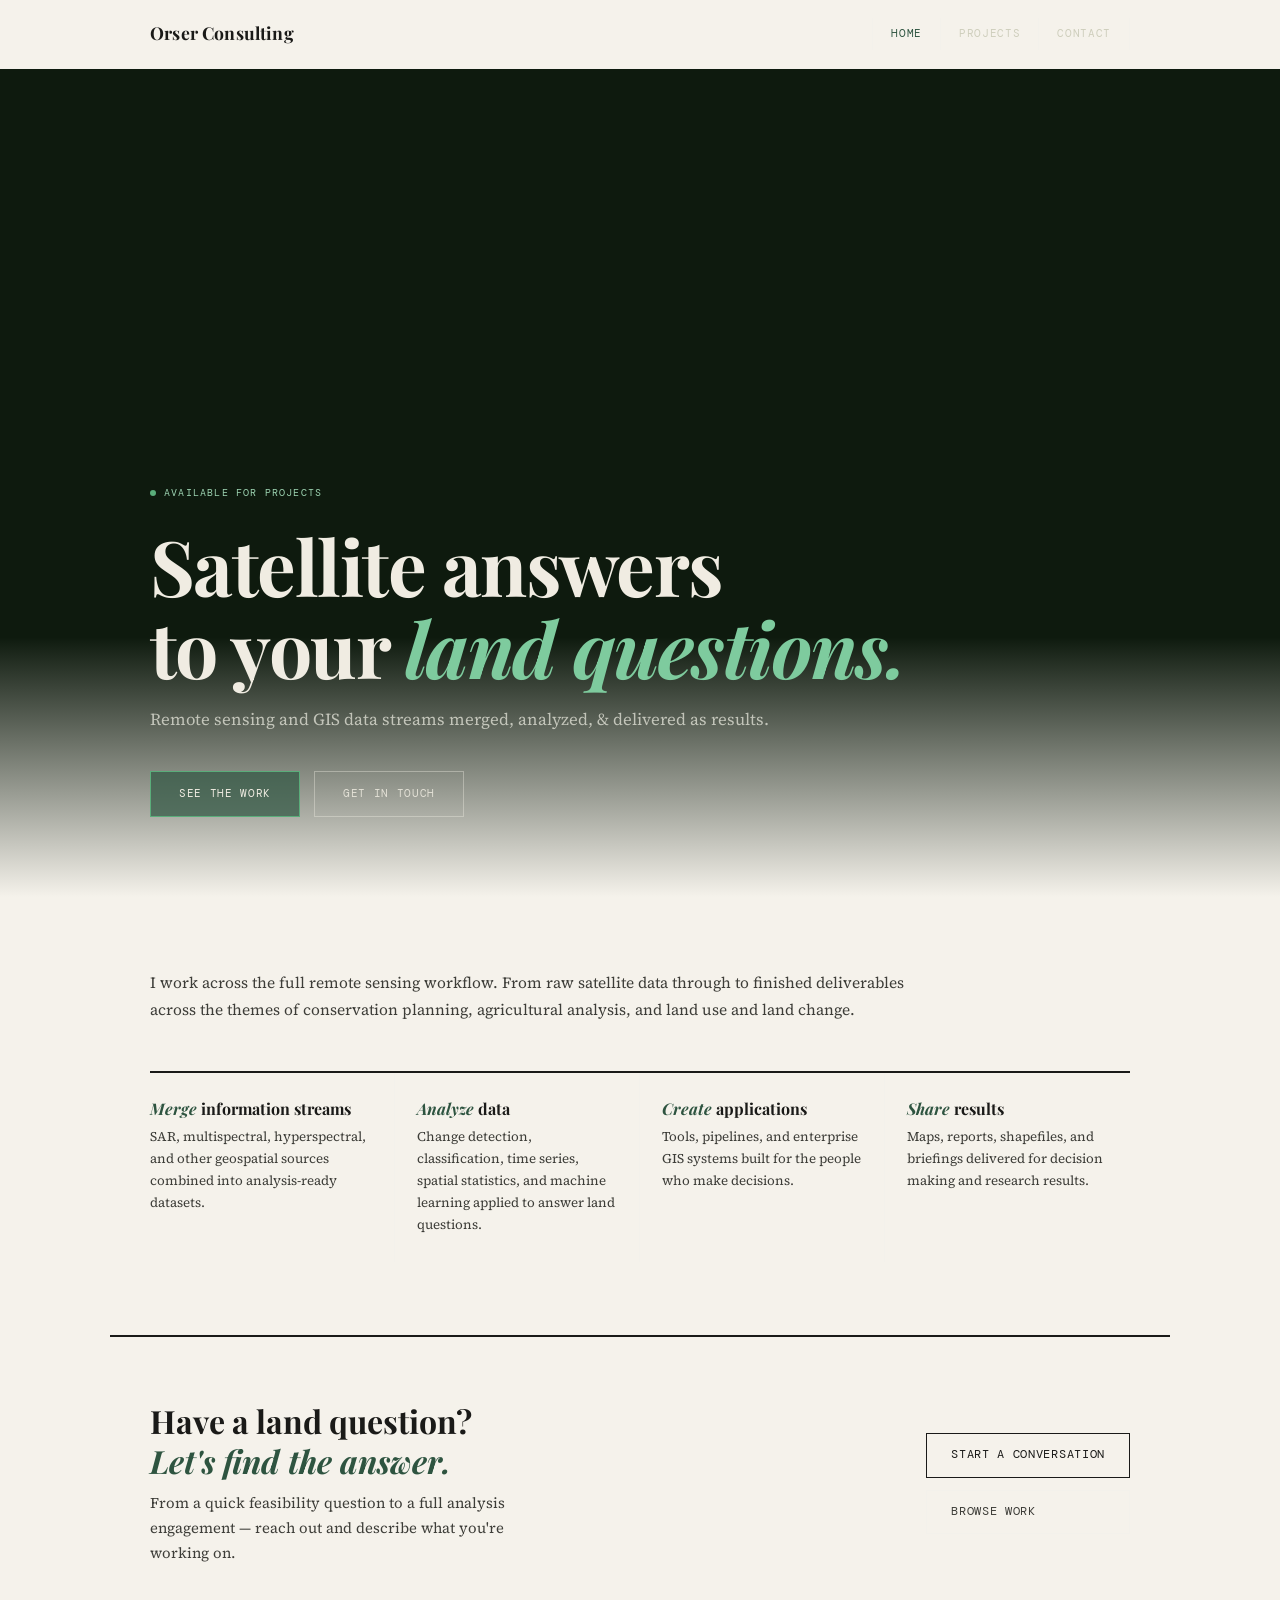
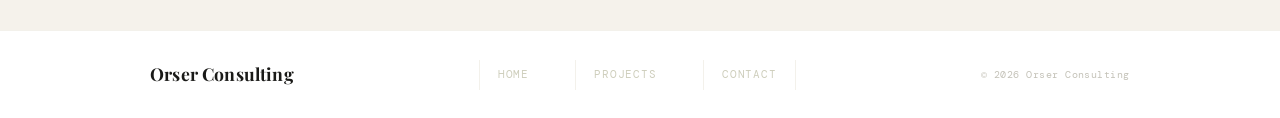
<file: index.html>
<!DOCTYPE html>
<html lang="en">
<head>
    <meta charset="UTF-8">
    <meta name="viewport" content="width=device-width, initial-scale=1.0">
    <title>Orser Consulting & Remote Sensing</title>
    <link rel="preconnect" href="https://fonts.googleapis.com">
    <link rel="preconnect" href="https://fonts.gstatic.com" crossorigin>
    <link href="https://fonts.googleapis.com/css2?family=Playfair+Display:ital,wght@0,400;0,600;0,700;1,400;1,600&family=Source+Serif+4:ital,opsz,wght@0,8..60,300;0,8..60,400;0,8..60,500;1,8..60,300;1,8..60,400&family=DM+Mono:wght@400;500&display=swap" rel="stylesheet">
    <link rel="stylesheet" href="style.css">
    <style>
    /* HERO */
    .hero-wrap {
        position: relative; min-height: 92vh;
        display: flex; flex-direction: column; justify-content: flex-end; overflow: hidden;
    }
    .hero-wrap video {
        position: absolute; inset: 0; width: 100%; height: 100%;
        object-fit: cover; filter: brightness(0.32) saturate(0.6); z-index: 0;
    }
    .hero-fallback { position: absolute; inset: 0; background: #0e1a0e; z-index: 0; }
    .hero-wrap::after {
        content: ''; position: absolute; bottom: 0; left: 0; right: 0;
        height: 260px; background: linear-gradient(to bottom, transparent, var(--paper));
        z-index: 1; pointer-events: none;
    }
    .hero-content {
        position: relative; z-index: 2;
        max-width: var(--col-wide); margin: 0 auto; width: 100%;
        padding: 0 40px 80px;
    }
    .hero-avail {
        display: inline-flex; align-items: center; gap: 8px;
        font-family: var(--mono); font-size: 0.62rem; letter-spacing: 0.12em;
        text-transform: uppercase; color: #9dd4b2; margin-bottom: 24px;
    }
    .hero-dot { width: 6px; height: 6px; border-radius: 50%; background: #5aad7a; animation: blink 2s ease-in-out infinite; }
    @keyframes blink { 0%,100%{opacity:1} 50%{opacity:0.3} }
    .hero-h1 {
        font-family: var(--serif); font-size: clamp(3rem, 6vw, 5rem);
        font-weight: 700; line-height: 1.06; letter-spacing: -0.02em;
        color: #f0ece2; max-width: 780px; margin-bottom: 18px;
    }
    .hero-h1 em { font-style: italic; color: #7ecb9e; }
    .hero-p {
        font-size: 1.05rem; color: rgba(235, 235, 224, 0.72);
        max-width: 780px; line-height: 1.72; margin-bottom: 36px;
    }
    .hero-btns { display: flex; gap: 14px; flex-wrap: wrap; }
    .btn-solid {
        font-family: var(--mono); font-size: 0.7rem; letter-spacing: 0.06em;
        text-transform: uppercase; text-decoration: none; padding: 12px 28px;
        border: 1.5px solid #5aad7a; color: #f0ece2; background: rgba(46,84,64,0.7);
        transition: all 0.18s; display: inline-block;
    }
    .btn-solid:hover { background: var(--accent); border-color: var(--accent); }
    .btn-outline {
        font-family: var(--mono); font-size: 0.7rem; letter-spacing: 0.06em;
        text-transform: uppercase; text-decoration: none; padding: 12px 28px;
        border: 1.5px solid rgba(240,236,226,0.38); color: rgba(240,236,226,0.85);
        background: none; transition: all 0.18s; display: inline-block;
    }
    .btn-outline:hover { border-color: #f0ece2; color: #f0ece2; }

    /* WORKFLOW */
    .wf-band { max-width: var(--col-wide); margin: 0 auto; padding: 72px 40px; border-bottom: 1px solid var(--rule); }
    .wf-band > p { font-size: 0.97rem; color: var(--ink-mid); line-height: 1.75; max-width: 780px; margin-bottom: 48px; }
    .wf-grid {
        display: grid; grid-template-columns: repeat(4, 1fr);
        border-top: 2px solid var(--ink);
    }
    .wf-cell { padding: 26px 22px 26px 0; border-right: 1px solid var(--rule); }
    .wf-cell:first-child { padding-left: 0; }
    .wf-cell:last-child { border-right: none; padding-right: 0; padding-left: 22px; }
    .wf-cell:not(:first-child):not(:last-child) { padding-left: 22px; }
    .wf-n { font-family: var(--mono); font-size: 0.57rem; color: var(--ink-faint); letter-spacing: 0.12em; display: block; margin-bottom: 12px; }
    .wf-cell h3 { font-family: var(--serif); font-size: 1rem; font-weight: 700; color: var(--ink); margin-bottom: 8px; line-height: 1.2; }
    .wf-cell h3 em { font-style: italic; color: var(--accent); }
    .wf-cell p { font-size: 0.83rem; color: var(--ink-mid); line-height: 1.65; margin: 0; }

    /* TOOLS STRIP */
    .tools-strip { background: var(--ink); }
    .tools-inner { max-width: var(--col-wide); margin: 0 auto; padding: 28px 40px; display: flex; gap: 0; align-items: center; flex-wrap: wrap; }
    .tools-lbl { font-family: var(--mono); font-size: 0.56rem; letter-spacing: 0.13em; text-transform: uppercase; color: rgba(240,236,226,0.35); margin-right: 24px; flex-shrink: 0; }
    .tool-pill { font-family: var(--mono); font-size: 0.66rem; color: rgba(240,236,226,0.62); letter-spacing: 0.05em; padding: 5px 18px; border-left: 1px solid rgba(240,236,226,0.1); transition: color 0.15s; }
    .tool-pill:first-of-type { border-left: none; padding-left: 0; }
    .tool-pill:hover { color: #7ecb9e; }

    /* CTA */
    .cta-band { max-width: var(--col-wide); margin: 0 auto; padding: 80px 40px; display: grid; grid-template-columns: 1fr auto; gap: 40px; align-items: center; }
    .cta-band h2 { font-family: var(--serif); font-size: clamp(1.8rem, 2.8vw, 2.6rem); font-weight: 700; line-height: 1.15; letter-spacing: -0.015em; }
    .cta-band h2 em { font-style: italic; color: var(--accent); }
    .cta-band p { font-size: 0.93rem; color: var(--ink-mid); line-height: 1.7; margin-top: 10px; max-width: 400px; }
    .cta-btns { display: flex; flex-direction: column; gap: 12px; }

    @media (max-width: 900px) {
        .wf-grid { grid-template-columns: 1fr 1fr; }
        .wf-cell { border-right: none; border-bottom: 1px solid var(--rule); padding: 22px 0; }
        .wf-cell:nth-child(odd) { padding-right: 20px; border-right: 1px solid var(--rule); }
        .wf-cell:last-child { border-bottom: none; }
        .cta-band { grid-template-columns: 1fr; }
        .cta-btns { flex-direction: row; }
    }
    @media (max-width: 600px) {
        .hero-content { padding: 0 20px 60px; }
        .hero-h1 { font-size: 2.4rem; }
        .wf-band, .work-inner, .cta-band { padding-left: 20px; padding-right: 20px; }
        .tools-inner { padding: 20px; }
        .tool-pill { font-size: 0.58rem; padding: 4px 10px; }
        .work-theme { display: none; }
        .wf-grid { grid-template-columns: 1fr; }
        .wf-cell { border-right: none !important; padding-right: 0 !important; }
    }
    </style>
</head>
<body>
<header>
    <div class="header-top">
        <a href="index.html" class="logo">Orser Consulting</a>
        <nav>
            <a href="index.html" class="active">Home</a>
            <a href="projects.html">Projects</a>
            <a href="about.html">Contact</a>
        </nav>
    </div>
</header>
<main>

    <div class="hero-wrap">
        <div class="hero-fallback"></div>
        <video autoplay muted loop playsinline>
            <source src="hero.mp4" type="video/mp4">
        </video>
        <div class="hero-content">
            <div class="hero-avail"><span class="hero-dot"></span>Available for projects</div>
            <h1 class="hero-h1">Satellite answers<br>to your <em>land questions.</em></h1>
            <p class="hero-p">Remote sensing and GIS data streams merged, analyzed, & delivered as results.</p>
            <div class="hero-btns">
                <a href="projects.html" class="btn-solid">See the work</a>
                <a href="about.html" class="btn-outline">Get in touch</a>
            </div>
        </div>
    </div>

    <div class="wf-band">
        <p>I work across the full remote sensing workflow. 
             From raw satellite data through to finished deliverables across the themes of conservation planning, agricultural analysis, and land use and land change.</p>
        <div class="wf-grid">
            <div class="wf-cell">
                <h3><em>Merge</em> information streams</h3>
                <p>SAR, multispectral, hyperspectral, and other geospatial sources combined into analysis-ready datasets.</p>
            </div>
            <div class="wf-cell">
                <h3><em>Analyze</em> data</h3>
                <p>Change detection, classification, time series, spatial statistics, and machine learning applied to answer land questions.</p>
            </div>
            <div class="wf-cell">
                <h3><em>Create</em> applications</h3>
                <p>Tools, pipelines, and enterprise GIS systems built for the people who make decisions.</p>
            </div>
            <div class="wf-cell">
                <h3><em>Share</em> results</h3>
                <p>Maps, reports, shapefiles, and briefings delivered for decision making and research results.</p>
            </div>
        </div>
    </div>





    <!-- CTA -->
    <div class="cta-strip">
        <div>
            <h2>Have a land question?<br><em>Let's find the answer.</em></h2>
            <p style="font-size:0.93rem; color:var(--ink-mid); line-height:1.7; margin-top:10px; max-width:400px;">From a quick feasibility question to a full analysis engagement — reach out and describe what you're working on.</p>
        </div>
        <div class="cta-btns">
            <a href="about.html" class="btn btn-primary">Start a conversation</a>
            <a href="projects.html" class="btn btn-ghost">Browse work</a>
        </div>
    </div>

</main>
<footer>
    <div class="footer-inner">
        <a href="index.html" class="logo">Orser Consulting</a>
        <nav class="footer-nav">
            <a href="index.html">Home</a>
            <a href="projects.html">Projects</a>
            <a href="about.html">Contact</a>
        </nav>
        <span class="footer-copy">&copy; 2026 Orser Consulting</span>
    </div>
</footer>
</body>
</html>
</file>
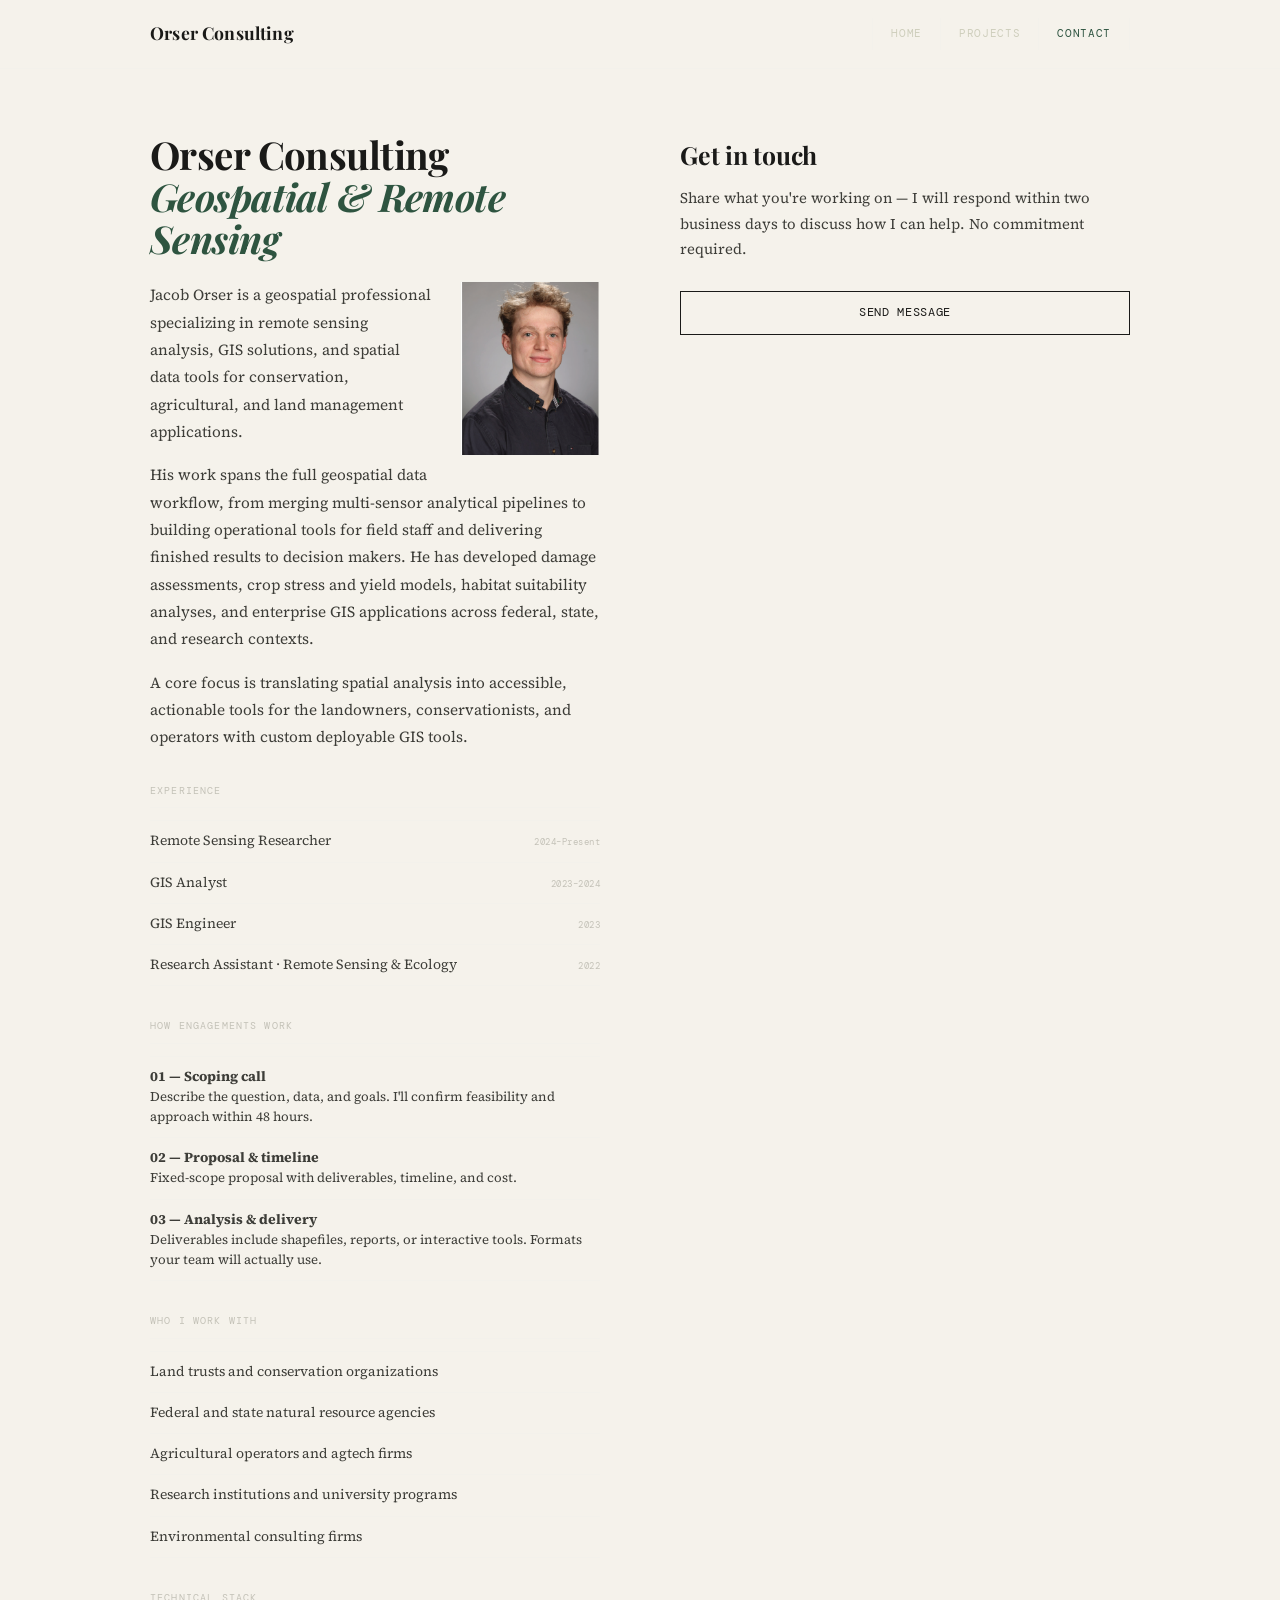
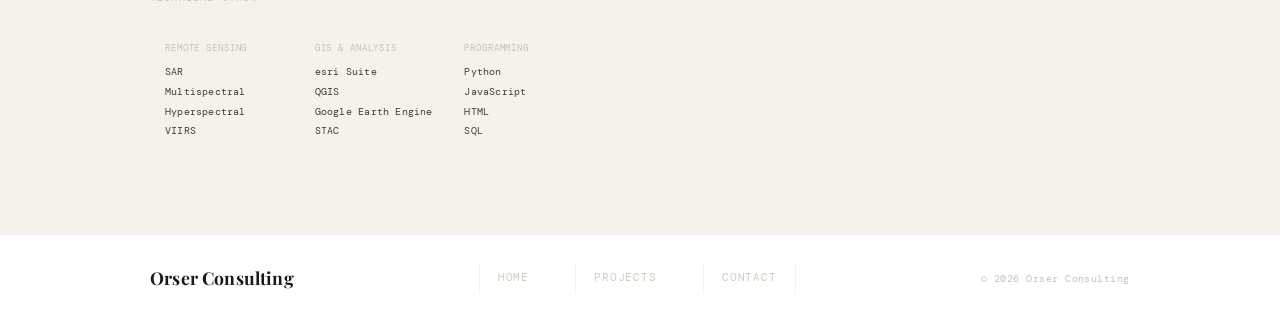
<file: about.html>
<!DOCTYPE html>
<html lang="en">
<head>
    <meta charset="UTF-8">
    <meta name="viewport" content="width=device-width, initial-scale=1.0">
    <title>About — Orser Consulting</title>
    <link rel="preconnect" href="https://fonts.googleapis.com">
    <link rel="preconnect" href="https://fonts.gstatic.com" crossorigin>
    <link href="https://fonts.googleapis.com/css2?family=Playfair+Display:ital,wght@0,400;0,600;0,700;1,400;1,600&family=Source+Serif+4:ital,opsz,wght@0,8..60,300;0,8..60,400;0,8..60,500;1,8..60,300;1,8..60,400&family=DM+Mono:wght@400;500&display=swap" rel="stylesheet">
    <link rel="stylesheet" href="style.css">
    <style>
    .about-wrap {
        max-width: var(--col-wide); margin: 0 auto;
        padding: 64px 40px 80px;
        display: grid; grid-template-columns: 1fr 1fr;
        gap: 80px; align-items: start;
    }
    .about-bio h1 {
        font-family: var(--serif); font-size: clamp(2rem, 3vw, 2.8rem);
        font-weight: 700; line-height: 1.1; letter-spacing: -0.015em; margin-bottom: 22px;
    }
    .about-bio h1 em { font-style: italic; color: var(--accent); }
    .about-bio p {
        font-size: 0.96rem; color: var(--ink-mid); line-height: 1.78;
        margin-bottom: 16px; max-width: 460px;
    }
    .bio-section-label {
        font-family: var(--mono); font-size: 0.6rem; letter-spacing: 0.12em;
        text-transform: uppercase; color: var(--ink-faint);
        display: block; margin: 32px 0 12px;
        padding-bottom: 8px; border-bottom: 1px solid var(--rule);
    }
    .bg-list { list-style: none; padding: 0; }
    .bg-list li {
        font-size: 0.87rem; color: var(--ink-mid); line-height: 1.45;
        padding: 10px 0; border-bottom: 1px solid var(--rule);
        display: flex; justify-content: space-between; align-items: baseline; gap: 16px;
    }
    .bg-list li:first-child { border-top: 1px solid var(--rule); }
    .bg-year {
        font-family: var(--mono); font-size: 0.59rem;
        color: var(--ink-faint); letter-spacing: 0.05em; flex-shrink: 0;
    }
    .tools-grid {
        display: grid; grid-template-columns: 1fr 1fr 1fr; gap: 1px;
        background: var(--rule); border: 1px solid var(--rule); margin-top: 4px;
    }
    .tool-cell { background: var(--paper); padding: 12px 14px; }
    .tool-cell-label {
        font-family: var(--mono); font-size: 0.55rem; color: var(--ink-faint);
        letter-spacing: 0.1em; text-transform: uppercase; display: block; margin-bottom: 6px;
    }
    .tool-cell-items {
        font-family: var(--mono); font-size: 0.65rem; color: var(--ink-mid);
        line-height: 1.9; letter-spacing: 0.02em;
    }

    /* photo */
    .headshot-inline {
        width: 140px; aspect-ratio: 4/5;
        border: 1px solid var(--rule);
        overflow: hidden; float: right;
        margin: 0 0 20px 28px;
    }
    .headshot-inline img { width: 100%; height: 100%; object-fit: cover; display: block; }

    .about-contact { position: sticky; top: 88px; }
    .about-contact h2 {
        font-family: var(--serif); font-size: 1.55rem; font-weight: 700;
        letter-spacing: -0.01em; margin-bottom: 10px;
    }
    .about-contact > p {
        font-size: 0.93rem; color: var(--ink-mid); line-height: 1.72; margin-bottom: 28px;
    }
    .form-group { margin-bottom: 17px; }
    .form-group label {
        display: block; font-family: var(--mono); font-size: 0.59rem;
        letter-spacing: 0.1em; text-transform: uppercase;
        color: var(--ink-light); margin-bottom: 6px;
    }
    .form-group input, .form-group textarea {
        width: 100%; padding: 10px 13px;
        background: var(--white); border: 1px solid var(--rule);
        font-family: var(--body); font-size: 0.92rem; color: var(--ink);
        transition: border-color 0.15s; -webkit-appearance: none; border-radius: 0;
    }
    .form-group input:focus, .form-group textarea:focus { outline: none; border-color: var(--ink); }
    .form-row { display: grid; grid-template-columns: 1fr 1fr; gap: 14px; }
    .form-note {
        font-family: var(--mono); font-size: 0.59rem; color: var(--ink-faint);
        line-height: 1.6; margin-top: 12px;
    }
    @media (max-width: 860px) {
        .about-wrap { grid-template-columns: 1fr; gap: 48px; }
        .about-contact { position: static; }
        .headshot-inline { width: 110px; }
    }
    @media (max-width: 600px) {
        .about-wrap { padding: 40px 20px 60px; }
        .form-row { grid-template-columns: 1fr; }
        .tools-grid { grid-template-columns: 1fr; }
        .headshot-inline { float: none; margin: 0 0 20px 0; width: 120px; }
    }
    </style>
</head>
<body>

<header>
    <div class="header-top">
        <a href="index.html" class="logo">Orser Consulting</a>
        <nav>
            <a href="index.html">Home</a>
            <a href="projects.html">Projects</a>
            <a href="about.html" class="active">Contact</a>
        </nav>
    </div>
</header>

<main>
    <div class="about-wrap">

        <div class="about-bio">

            <h1>Orser Consulting <br><em>Geospatial & Remote Sensing</em></h1>

            <div class="headshot-inline">
            <img src="JORSER.svg" alt="Jacob Orser">
            </div>

            <p>Jacob Orser is a geospatial professional specializing in remote sensing analysis, GIS solutions, and spatial data tools for conservation, agricultural, and land management applications.</p>

            <p>His work spans the full geospatial data workflow, from merging multi-sensor analytical pipelines to building operational tools for field staff and delivering finished results to decision makers. He has developed damage assessments, crop stress and yield models, habitat suitability analyses, and enterprise GIS applications across federal, state, and research contexts.</p>

            <p>A core focus is translating spatial analysis into accessible, actionable tools for the landowners, conservationists, and operators with custom deployable GIS tools. </p>

            <span class="bio-section-label">Experience</span>
            <ul class="bg-list">
                <li>
                    <span>Remote Sensing Researcher</span>
                    <span class="bg-year">2024–Present</span>
                </li>
                <li>
                    <span>GIS Analyst</span>
                    <span class="bg-year">2023–2024</span>
                </li>
                <li>
                    <span>GIS Engineer</span>
                    <span class="bg-year">2023</span>
                </li>
                <li>
                    <span>Research Assistant · Remote Sensing & Ecology</span>
                    <span class="bg-year">2022</span>
                </li>
            </ul>

            <span class="bio-section-label">How Engagements Work</span>
            <ul class="bg-list">
                <li>
                    <span><strong>01 — Scoping call</strong><br>
                    <span style="font-size:0.82rem; color:var(--ink-mid);">Describe the question, data, and goals. I'll confirm feasibility and approach within 48 hours.</span></span>
                </li>
                <li>
                    <span><strong>02 — Proposal & timeline</strong><br>
                    <span style="font-size:0.82rem; color:var(--ink-mid);">Fixed-scope proposal with deliverables, timeline, and cost.</span></span>
                </li>
                <li>
                    <span><strong>03 — Analysis & delivery</strong><br>
                    <span style="font-size:0.82rem; color:var(--ink-mid);">Deliverables include shapefiles, reports, or interactive tools. Formats your team will actually use.</span></span>
                </li>
            </ul>

            <span class="bio-section-label">Who I Work With</span>
            <ul class="bg-list">
                <li><span>Land trusts and conservation organizations</span></li>
                <li><span>Federal and state natural resource agencies</span></li>
                <li><span>Agricultural operators and agtech firms</span></li>
                <li><span>Research institutions and university programs</span></li>
                <li><span>Environmental consulting firms</span></li>
            </ul>

            <span class="bio-section-label">Technical Stack</span>
            <div class="tools-grid">
                <div class="tool-cell">
                    <span class="tool-cell-label">Remote Sensing</span>
                    <div class="tool-cell-items">SAR<br>Multispectral<br>Hyperspectral<br>VIIRS</div>
                </div>
                <div class="tool-cell">
                    <span class="tool-cell-label">GIS & Analysis</span>
                    <div class="tool-cell-items">esri Suite<br>QGIS<br>Google Earth Engine<br>STAC</div>
                </div>
                <div class="tool-cell">
                    <span class="tool-cell-label">Programming</span>
                    <div class="tool-cell-items">Python<br>JavaScript<br>HTML<br>SQL</div>
                </div>
            </div>
        </div>

        <!-- RIGHT: CONTACT -->
        <div class="about-contact">
            <h2>Get in touch</h2>
            <p>Share what you're working on — I will respond within two business days to discuss how I can help. No commitment required.</p>

            <a href="https://docs.google.com/forms/d/e/1FAIpQLSfyhKt2YPoaXPR7Rg1XGI_PvWj26VT8Omg5qEaDlmieqGxZOA/viewform?usp=dialog" class="btn btn-primary" style="width:100%; text-align:center; display:block;">
                Send message
            </a>
        </div>

    </div>
</main>

<footer>
    <div class="footer-inner">
        <a href="index.html" class="logo">Orser Consulting</a>
        <nav class="footer-nav">
            <a href="index.html">Home</a>
            <a href="projects.html">Projects</a>
            <a href="about.html">Contact</a>
        </nav>
        <span class="footer-copy">&copy; 2026 Orser Consulting</span>
    </div>
</footer>

</body>
</html>
</file>
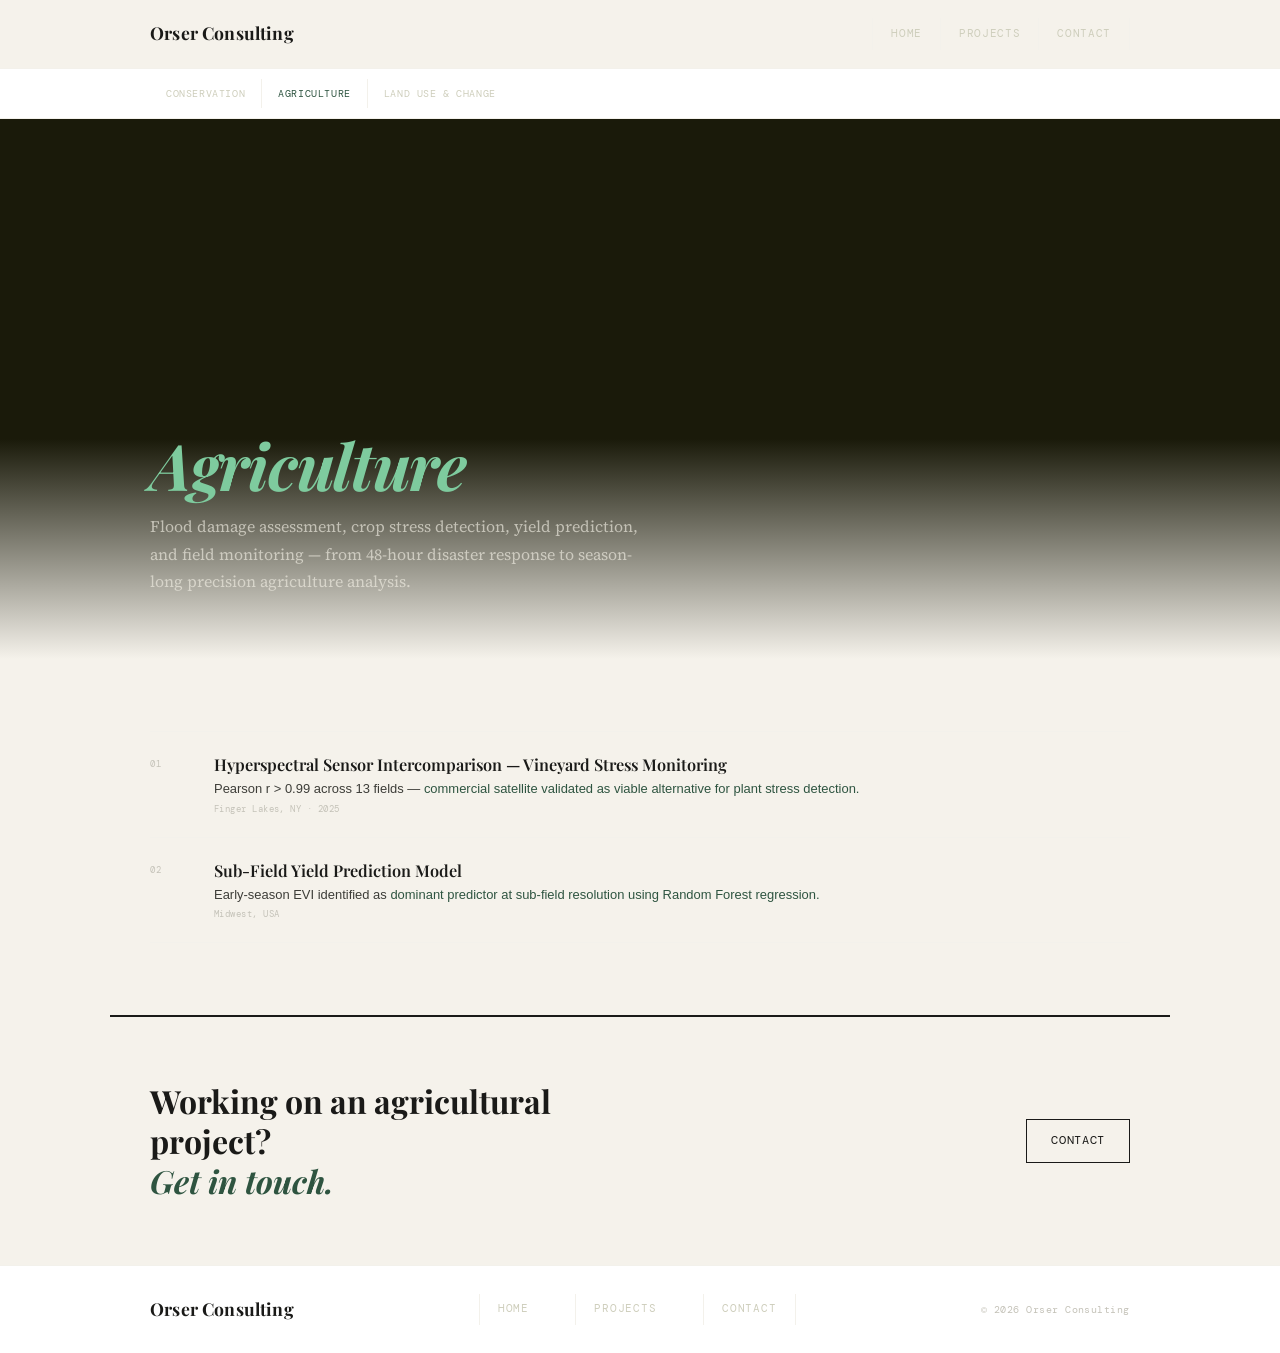
<file: agriculture.html>
<!DOCTYPE html>
<html lang="en">
<head>
    <meta charset="UTF-8">
    <meta name="viewport" content="width=device-width, initial-scale=1.0">
    <title>Agriculture — Orser Consulting</title>
    <link rel="preconnect" href="https://fonts.googleapis.com">
    <link rel="preconnect" href="https://fonts.gstatic.com" crossorigin>
    <link href="https://fonts.googleapis.com/css2?family=Playfair+Display:ital,wght@0,400;0,600;0,700;1,400;1,600&family=Source+Serif+4:ital,opsz,wght@0,8..60,300;0,8..60,400;0,8..60,500;1,8..60,300;1,8..60,400&family=DM+Mono:wght@400;500&display=swap" rel="stylesheet">
    <link rel="stylesheet" href="style.css">
    <link rel="stylesheet" href="_shared.css">
    <style>
    .theme-nav { background: var(--paper-dark); border-bottom: 1px solid var(--rule); }
    .theme-nav-inner { max-width: var(--col-wide); margin: 0 auto; padding: 10px 40px; display: flex; gap: 0; align-items: center; flex-wrap: wrap; }
    .theme-nav-label { font-family: var(--mono); font-size: 0.56rem; color: var(--ink-faint); letter-spacing: 0.1em; text-transform: uppercase; margin-right: 20px; }
    .theme-nav-link { font-family: var(--mono); font-size: 0.62rem; letter-spacing: 0.06em; text-transform: uppercase; color: var(--ink-light); text-decoration: none; padding: 6px 16px; border-left: 1px solid var(--rule); transition: color 0.15s; }
    .theme-nav-link:first-of-type { border-left: none; }
    .theme-nav-link:hover { color: var(--ink); }
    .theme-nav-link.current { color: var(--accent); }
    @media (max-width: 600px) { .theme-nav-inner, .section { padding-left: 20px; padding-right: 20px; } }
    </style>
</head>
<body>
<header>
    <div class="header-top">
        <a href="index.html" class="logo">Orser Consulting</a>
        <nav>
            <a href="index.html">Home</a>
            <a href="projects.html">Projects</a>
            <a href="about.html">Contact</a>
        </nav>
    </div>
</header>

<div class="theme-nav">
    <div class="theme-nav-inner">
        <a href="conservation.html" class="theme-nav-link">Conservation</a>
        <a href="agriculture.html" class="theme-nav-link current">Agriculture</a>
        <a href="landuse.html" class="theme-nav-link">Land Use & Change</a>
    </div>
</div>

<main>
    <div class="page-hero">
        <div class="page-hero-fallback" style="background:#1a1a0a;"></div>
        <video autoplay muted loop playsinline>
            <source src="ag.mp4" type="video/mp4">
        </video>
        <div class="page-hero-content">
            <h1 class="page-hero-title"><em>Agriculture</em></h1>
            <p class="page-hero-desc">Flood damage assessment, crop stress detection, yield prediction, and field monitoring — from 48-hour disaster response to season-long precision agriculture analysis.</p>
        </div>
    </div>

    <div class="section">
        <div class="proj-accordion">

            <!-- 05 Hyperspectral -->
            <div class="proj-item" id="hyperspectral">
                <button class="proj-trigger" onclick="toggle(this)">
                    <span class="proj-t-n">01</span>
                    <div>
                        <div class="proj-t-title">Hyperspectral Sensor Intercomparison — Vineyard Stress Monitoring</div>
                        <p class="proj-t-result">Pearson r &gt; 0.99 across 13 fields — <strong>commercial satellite validated as viable alternative for plant stress detection.</strong></p>
                        <span class="proj-t-loc">Finger Lakes, NY · 2025</span>
                    </div>
                </button>
            </div>

            <!-- 06 Yield Prediction -->
            <div class="proj-item" id="yield">
                <button class="proj-trigger" onclick="toggle(this)">
                    <span class="proj-t-n">02</span>
                    <div>
                        <div class="proj-t-title">Sub-Field Yield Prediction Model</div>
                        <p class="proj-t-result">Early-season EVI identified as <strong>dominant predictor at sub-field resolution using Random Forest regression.</strong></p>
                        <span class="proj-t-loc">Midwest, USA</span>
                    </div>
                </button>
                
            </div>

        </div>
    </div>

    <div class="cta-strip">
        <h2>Working on an agricultural project?<br><em>Get in touch.</em></h2>
        <a href="about.html" class="btn btn-primary">Contact</a>
    </div>
</main>
<footer>
    <div class="footer-inner">
        <a href="index.html" class="logo">Orser Consulting</a>
        <nav class="footer-nav">
            <a href="index.html">Home</a>
            <a href="projects.html">Projects</a>
            <a href="about.html">Contact</a>
        </nav>
        <span class="footer-copy">&copy; 2026 Orser Consulting</span>
    </div>
</footer>
<script>
function toggle(btn) {
    const item = btn.closest('.proj-item');
    const isOpen = item.classList.contains('open');
    document.querySelectorAll('.proj-item.open').forEach(el => el.classList.remove('open'));
    if (!isOpen) item.classList.add('open');
}
window.addEventListener('DOMContentLoaded', () => {
    const hash = window.location.hash;
    if (!hash) return;
    const el = document.querySelector(hash);
    if (!el) return;
    if (el.classList.contains('proj-item')) el.classList.add('open');
    setTimeout(() => el.scrollIntoView({ behavior: 'smooth', block: 'start' }), 150);
});
</script>
</body>
</html>
</file>
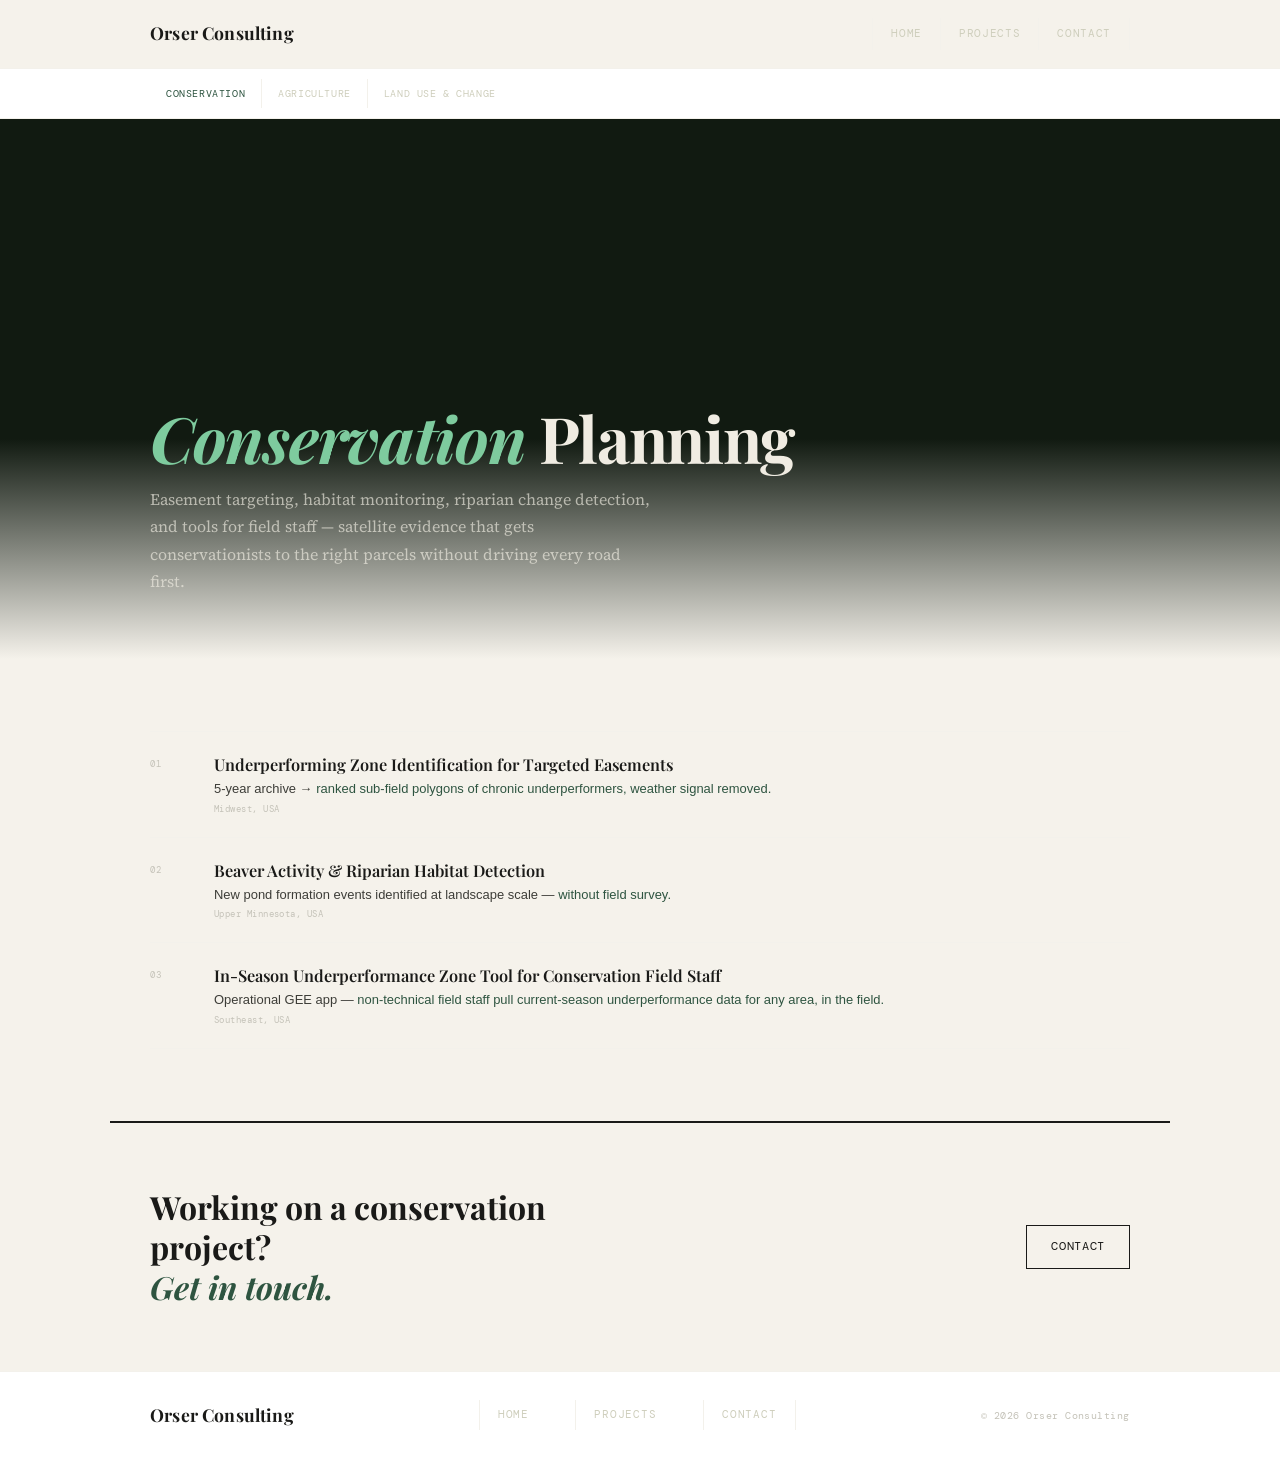
<file: conservation.html>
<!DOCTYPE html>
<html lang="en">
<head>
    <meta charset="UTF-8">
    <meta name="viewport" content="width=device-width, initial-scale=1.0">
    <title>Conservation Planning — Orser Consulting</title>
    <link rel="preconnect" href="https://fonts.googleapis.com">
    <link rel="preconnect" href="https://fonts.gstatic.com" crossorigin>
    <link href="https://fonts.googleapis.com/css2?family=Playfair+Display:ital,wght@0,400;0,600;0,700;1,400;1,600&family=Source+Serif+4:ital,opsz,wght@0,8..60,300;0,8..60,400;0,8..60,500;1,8..60,300;1,8..60,400&family=DM+Mono:wght@400;500&display=swap" rel="stylesheet">
    <link rel="stylesheet" href="style.css">
    <link rel="stylesheet" href="_shared.css">
    <style>
    .theme-nav { background: var(--paper-dark); border-bottom: 1px solid var(--rule); }
    .theme-nav-inner { max-width: var(--col-wide); margin: 0 auto; padding: 10px 40px; display: flex; gap: 0; align-items: center; flex-wrap: wrap; }
    .theme-nav-label { font-family: var(--mono); font-size: 0.56rem; color: var(--ink-faint); letter-spacing: 0.1em; text-transform: uppercase; margin-right: 20px; }
    .theme-nav-link { font-family: var(--mono); font-size: 0.62rem; letter-spacing: 0.06em; text-transform: uppercase; color: var(--ink-light); text-decoration: none; padding: 6px 16px; border-left: 1px solid var(--rule); transition: color 0.15s; }
    .theme-nav-link:first-of-type { border-left: none; }
    .theme-nav-link:hover { color: var(--ink); }
    .theme-nav-link.current { color: var(--accent); }
    @media (max-width: 600px) { .theme-nav-inner, .section { padding-left: 20px; padding-right: 20px; } }
    </style>
</head>
<body>
<header>
    <div class="header-top">
        <a href="index.html" class="logo">Orser Consulting</a>
        <nav>
            <a href="index.html">Home</a>
            <a href="projects.html">Projects</a>
            <a href="about.html">Contact</a>
        </nav>
    </div>
</header>

<div class="theme-nav">
    <div class="theme-nav-inner">
        <a href="conservation.html" class="theme-nav-link current">Conservation</a>
        <a href="agriculture.html" class="theme-nav-link">Agriculture</a>
        <a href="landuse.html" class="theme-nav-link">Land Use & Change</a>
    </div>
</div>

<main>
    <div class="page-hero">
        <div class="page-hero-fallback"></div>
        <video autoplay muted loop playsinline>
            <source src="conservation.mp4" type="video/mp4">
        </video>
        <div class="page-hero-content">
            <h1 class="page-hero-title"><em>Conservation</em> Planning</h1>
            <p class="page-hero-desc">Easement targeting, habitat monitoring, riparian change detection, and tools for field staff — satellite evidence that gets conservationists to the right parcels without driving every road first.</p>
        </div>
    </div>

    <div class="section">
        <div class="proj-accordion">

            <!-- 01 Underperforming Zones -->
            <div class="proj-item" id="zones">
                <button class="proj-trigger" onclick="toggle(this)">
                    <span class="proj-t-n">01</span>
                    <div>
                        <div class="proj-t-title">Underperforming Zone Identification for Targeted Easements</div>
                        <p class="proj-t-result">5-year archive → <strong>ranked sub-field polygons of chronic underperformers, weather signal removed.</strong></p>
                        <span class="proj-t-loc">Midwest, USA</span>
                    </div>
                </button>
                
            </div>

            <!-- 02 Beaver -->
            <div class="proj-item" id="beaver">
                <button class="proj-trigger" onclick="toggle(this)">
                    <span class="proj-t-n">02</span>
                    <div>
                        <div class="proj-t-title">Beaver Activity &amp; Riparian Habitat Detection</div>
                        <p class="proj-t-result">New pond formation events identified at landscape scale — <strong>without field survey.</strong></p>
                        <span class="proj-t-loc">Upper Minnesota, USA</span>
                    </div>
                </button>
            </div>

            <!-- 03 Conservation Zone Tool -->
            <div class="proj-item" id="pf">
                <button class="proj-trigger" onclick="toggle(this)">
                    <span class="proj-t-n">03</span>
                    <div>
                        <div class="proj-t-title">In-Season Underperformance Zone Tool for Conservation Field Staff</div>
                        <p class="proj-t-result">Operational GEE app — <strong>non-technical field staff pull current-season underperformance data for any area, in the field.</strong></p>
                        <span class="proj-t-loc">Southeast, USA</span>
                    </div>
                </button>
            </div>

        </div>
    </div>

    <div class="cta-strip">
        <h2>Working on a conservation project?<br><em>Get in touch.</em></h2>
        <a href="about.html" class="btn btn-primary">Contact</a>
    </div>
</main>
<footer>
    <div class="footer-inner">
        <a href="index.html" class="logo">Orser Consulting</a>
        <nav class="footer-nav">
            <a href="index.html">Home</a>
            <a href="projects.html">Projects</a>
            <a href="about.html">Contact</a>
        </nav>
        <span class="footer-copy">&copy; 2026 Orser Consulting</span>
    </div>
</footer>
<script>
function toggle(btn) {
    const item = btn.closest('.proj-item');
    const isOpen = item.classList.contains('open');
    document.querySelectorAll('.proj-item.open').forEach(el => el.classList.remove('open'));
    if (!isOpen) item.classList.add('open');
}
window.addEventListener('DOMContentLoaded', () => {
    const hash = window.location.hash;
    if (!hash) return;
    const el = document.querySelector(hash);
    if (!el) return;
    if (el.classList.contains('proj-item')) el.classList.add('open');
    setTimeout(() => el.scrollIntoView({ behavior: 'smooth', block: 'start' }), 150);
});
</script>
</body>
</html>
</file>
<file: style.css>
@import url('https://fonts.googleapis.com/css2?family=Playfair+Display:ital,wght@0,400;0,600;0,700;1,400;1,600&family=Source+Serif+4:ital,opsz,wght@0,8..60,300;0,8..60,400;0,8..60,500;1,8..60,300;1,8..60,400&family=DM+Mono:wght@400;500&display=swap');

:root {
    --paper:      #f5f2eb;
    --paper-dark: #ffffff;
    --ink:        #1a1a18;
    --ink-mid:    #3d3d38;
    --ink-light:  #cecebc;
    --ink-faint:  #c4c2b8;
    --rule:       #f3f1eb;
    --accent:     #2e5440;   /* deep forest green — land/science */
    --accent-warm:#8b4e1a;   /* for secondary callouts */
    --white:      #ffffff;

    --serif:      'Playfair Display', Georgia, serif;
    --body:       'Source Serif 4', Georgia, serif;
    --mono:       'DM Mono', 'Courier New', monospace;

    --col:        680px;
    --col-wide:   1060px;
}

*, *::before, *::after { box-sizing: border-box; margin: 0; padding: 0; }
html { scroll-behavior: smooth; }

body {
    font-family: var(--body);
    font-size: 17px;
    line-height: 1.75;
    color: var(--ink);
    background: var(--paper);
    -webkit-font-smoothing: antialiased;
}

/* ── LAYOUT ───────────────────────────────── */
.container       { max-width: var(--col-wide); margin: 0 auto; padding: 0 40px; }
.container--narrow { max-width: var(--col); margin: 0 auto; padding: 0 40px; }

/* ── HEADER ───────────────────────────────── */
header {
    border-bottom: 1px solid var(--rule);
    background: var(--paper);
    position: sticky; top: 0; z-index: 50;
}
.header-top {
    display: flex; align-items: center; justify-content: space-between;
    padding: 18px 40px;
    max-width: var(--col-wide); margin: 0 auto;
}
.logo {
    font-family: var(--serif); font-size: 1.1rem; font-weight: 700;
    color: var(--ink); text-decoration: none; letter-spacing: 0.01em;
}
.logo span { color: var(--accent); }
nav {
    display: flex; gap: 0; align-items: center;
}
nav a {
    font-family: var(--mono); font-size: 0.7rem; letter-spacing: 0.06em;
    text-transform: uppercase; color: var(--ink-light); text-decoration: none;
    padding: 6px 18px; transition: color 0.15s;
    border-left: 1px solid var(--rule);
}
nav a:last-child { border-right: 1px solid var(--rule); }
nav a:hover, nav a.active { color: var(--ink); }
nav a.active { color: var(--accent); }

/* ── HERO ─────────────────────────────────── */
.hero {
    border-bottom: 2px solid var(--ink);
    padding: 72px 40px 56px;
    max-width: var(--col-wide); margin: 0 auto;
    display: grid; grid-template-columns: 1fr 340px; gap: 60px; align-items: end;
}
.hero-kicker {
    font-family: var(--mono); font-size: 0.68rem; letter-spacing: 0.12em;
    text-transform: uppercase; color: var(--accent);
    margin-bottom: 20px; display: block;
}
.hero-title {
    font-family: var(--serif); font-size: clamp(2.6rem, 4.5vw, 4rem);
    font-weight: 700; line-height: 1.1; color: var(--ink);
    letter-spacing: -0.01em;
}
.hero-title em { font-style: italic; color: var(--accent); }
.hero-sub {
    margin-top: 24px;
    font-size: 1.05rem; color: var(--ink-mid); line-height: 1.7;
    max-width: 520px;
}
.hero-cta { margin-top: 36px; display: flex; gap: 16px; align-items: center; }

/* right column */
.hero-meta {
    padding-bottom: 4px;
}
.hero-meta-item {
    padding: 16px 0;
    border-top: 1px solid var(--rule);
}
.hero-meta-item:last-child { border-bottom: 1px solid var(--rule); }
.meta-label {
    font-family: var(--mono); font-size: 0.62rem; letter-spacing: 0.1em;
    text-transform: uppercase; color: var(--ink-light); display: block;
    margin-bottom: 4px;
}
.meta-val {
    font-family: var(--body); font-size: 0.92rem; color: var(--ink-mid);
}

/* ── BUTTONS ──────────────────────────────── */
.btn {
    font-family: var(--mono); font-size: 0.72rem; letter-spacing: 0.06em;
    text-transform: uppercase; text-decoration: none; display: inline-block;
    padding: 11px 24px; border: 1.5px solid; transition: all 0.15s;
    cursor: pointer; background: none;
}
.btn-primary   { border-color: var(--ink); color: var(--ink); }
.btn-primary:hover { background: var(--ink); color: var(--paper); }
.btn-ghost     { border-color: var(--rule); color: var(--ink-mid); }
.btn-ghost:hover { border-color: var(--ink-mid); color: var(--ink); }
.btn-accent    { border-color: var(--accent); color: var(--accent); }
.btn-accent:hover { background: var(--accent); color: var(--paper); }

/* ── SECTION WRAPPERS ─────────────────────── */
.section { padding: 72px 40px; max-width: var(--col-wide); margin: 0 auto; }
.section + .section { border-top: 1px solid var(--rule); }

.section-label {
    font-family: var(--mono); font-size: 0.65rem; letter-spacing: 0.14em;
    text-transform: uppercase; color: var(--ink-light);
    display: flex; align-items: center; gap: 12px; margin-bottom: 36px;
}
.section-label::after {
    content: ''; flex: 1; height: 1px; background: var(--rule);
}

h2.section-title {
    font-family: var(--serif); font-size: clamp(1.7rem, 2.5vw, 2.4rem);
    font-weight: 700; line-height: 1.2; color: var(--ink);
    letter-spacing: -0.01em; margin-bottom: 12px;
}
.section-deck {
    font-size: 1rem; color: var(--ink-mid); max-width: 560px;
    line-height: 1.7; margin-bottom: 48px;
}

/* ── CAPABILITIES (3-col) ─────────────────── */
.cap-grid {
    display: grid; grid-template-columns: repeat(3, 1fr);
    border-top: 1px solid var(--ink);
}
.cap-col {
    padding: 32px 28px 32px 0;
    border-right: 1px solid var(--rule);
}
.cap-col:first-child { padding-left: 0; }
.cap-col:last-child  { border-right: none; padding-right: 0; }
.cap-num {
    font-family: var(--mono); font-size: 0.65rem; color: var(--ink-faint);
    letter-spacing: 0.08em; display: block; margin-bottom: 20px;
}
.cap-col h3 {
    font-family: var(--serif); font-size: 1.15rem; font-weight: 600;
    color: var(--ink); margin-bottom: 12px; line-height: 1.3;
}
.cap-col p { font-size: 0.88rem; color: var(--ink-mid); line-height: 1.7; margin-bottom: 16px; }
.cap-stack {
    font-family: var(--mono); font-size: 0.62rem; color: var(--ink-light);
    letter-spacing: 0.04em; line-height: 1.8;
}

/* ── FEATURED PROJECTS ────────────────────── */
.projects-list { display: flex; flex-direction: column; }

.project-entry {
    display: grid; grid-template-columns: 80px 1fr 380px;
    gap: 0; border-top: 1px solid var(--rule);
    padding: 48px 0; text-decoration: none; color: inherit;
    transition: background 0.15s;
}
.project-entry:hover { background: var(--paper-dark); margin: 0 -40px; padding: 48px 40px; }
.project-entry:last-child { border-bottom: 1px solid var(--rule); }

.proj-index {
    font-family: var(--mono); font-size: 0.65rem; color: var(--ink-faint);
    padding-top: 4px; letter-spacing: 0.06em;
}
.proj-body { padding-right: 48px; }
.proj-tags {
    display: flex; gap: 8px; flex-wrap: wrap; margin-bottom: 12px;
}
.tag {
    font-family: var(--mono); font-size: 0.6rem; letter-spacing: 0.08em;
    text-transform: uppercase; color: var(--ink-light);
    border: 1px solid var(--rule); padding: 3px 8px;
}
.tag-accent { border-color: var(--accent); color: var(--accent); }
.proj-title {
    font-family: var(--serif); font-size: 1.45rem; font-weight: 700;
    line-height: 1.25; color: var(--ink); margin-bottom: 12px;
}
.proj-title em { font-style: italic; }
.proj-desc {
    font-size: 0.9rem; color: var(--ink-mid); line-height: 1.7;
    max-width: 480px;
}
.proj-meta {
    display: flex; flex-direction: column; justify-content: flex-start;
    gap: 0; border-left: 1px solid var(--rule); padding-left: 36px;
}
.proj-stat { padding: 12px 0; border-bottom: 1px solid var(--rule); }
.proj-stat:first-child { padding-top: 0; }
.proj-stat:last-child  { border-bottom: none; }
.stat-n {
    font-family: var(--serif); font-size: 2rem; font-weight: 700;
    color: var(--ink); line-height: 1; display: block;
}
.stat-l {
    font-family: var(--mono); font-size: 0.6rem; letter-spacing: 0.07em;
    color: var(--ink-light); text-transform: uppercase; margin-top: 4px;
    display: block;
}
.proj-arrow {
    font-family: var(--mono); font-size: 0.65rem; color: var(--accent);
    letter-spacing: 0.06em; margin-top: 20px;
}

/* ── DIFFERENTIATORS ──────────────────────── */
.diff-grid {
    display: grid; grid-template-columns: repeat(2, 1fr);
    gap: 0; border-top: 1px solid var(--ink); border-left: 1px solid var(--rule);
}
.diff-item {
    padding: 36px 32px;
    border-right: 1px solid var(--rule);
    border-bottom: 1px solid var(--rule);
}
.diff-n {
    font-family: var(--mono); font-size: 0.62rem; color: var(--ink-faint);
    letter-spacing: 0.1em; display: block; margin-bottom: 12px;
}
.diff-item h4 {
    font-family: var(--serif); font-size: 1.05rem; font-weight: 600;
    color: var(--ink); margin-bottom: 10px;
}
.diff-item p { font-size: 0.87rem; color: var(--ink-mid); line-height: 1.7; margin: 0; }

/* ── FOOTER CTA STRIP ─────────────────────── */
.cta-strip {
    border-top: 2px solid var(--ink);
    padding: 64px 40px;
    max-width: var(--col-wide); margin: 0 auto;
    display: flex; align-items: center; justify-content: space-between; gap: 48px;
}
.cta-strip h2 {
    font-family: var(--serif); font-size: clamp(1.5rem, 2.5vw, 2.1rem);
    font-weight: 700; color: var(--ink); max-width: 520px; line-height: 1.25;
}
.cta-strip h2 em { font-style: italic; color: var(--accent); }

/* ── FOOTER ───────────────────────────────── */
footer {
    border-top: 1px solid var(--rule);
    background: var(--paper-dark);
}
.footer-inner {
    max-width: var(--col-wide); margin: 0 auto;
    padding: 28px 40px;
    display: flex; align-items: center; justify-content: space-between;
    flex-wrap: wrap; gap: 16px;
}
.footer-nav { display: flex; gap: 28px; }
.footer-nav a {
    font-family: var(--mono); font-size: 0.66rem; letter-spacing: 0.08em;
    text-transform: uppercase; color: var(--ink-light); text-decoration: none;
    transition: color 0.15s;
}
.footer-nav a:hover { color: var(--ink); }
.footer-copy {
    font-family: var(--mono); font-size: 0.62rem;
    color: var(--ink-faint); letter-spacing: 0.05em;
}

/* ── PAGE HEADER (inner pages) ────────────── */
.page-masthead {
    border-bottom: 2px solid var(--ink);
    padding: 56px 40px 40px;
    max-width: var(--col-wide); margin: 0 auto;
}
.page-masthead .kicker {
    font-family: var(--mono); font-size: 0.65rem; letter-spacing: 0.14em;
    text-transform: uppercase; color: var(--accent); display: block; margin-bottom: 16px;
}
.page-masthead h1 {
    font-family: var(--serif); font-size: clamp(2rem, 3.5vw, 3rem);
    font-weight: 700; color: var(--ink); line-height: 1.15; letter-spacing: -0.01em;
}
.page-masthead p {
    margin-top: 16px; font-size: 1rem; color: var(--ink-mid);
    max-width: 580px; line-height: 1.7;
}

/* ── PROJECTS (inner page) ────────────────── */
.project-article {
    padding: 64px 40px;
    max-width: var(--col-wide); margin: 0 auto;
    border-bottom: 1px solid var(--rule);
}
.project-article:last-of-type { border-bottom: none; }

.article-header { margin-bottom: 48px; }
.article-header .tags { display: flex; gap: 8px; flex-wrap: wrap; margin-bottom: 16px; }
.article-title {
    font-family: var(--serif); font-size: clamp(1.6rem, 3vw, 2.4rem);
    font-weight: 700; line-height: 1.15; color: var(--ink); letter-spacing: -0.01em;
}
.article-title em { font-style: italic; }

.article-body {
    display: grid; grid-template-columns: 1fr 400px; gap: 60px; align-items: start;
}
.article-text {}
.article-aside {}

/* PSI blocks */
.psi { margin-bottom: 28px; }
.psi-label {
    font-family: var(--mono); font-size: 0.62rem; letter-spacing: 0.12em;
    text-transform: uppercase; display: block; margin-bottom: 8px;
    padding-bottom: 6px; border-bottom: 1px solid var(--rule);
}
.psi-label.problem { color: var(--accent-warm); border-color: var(--accent-warm); }
.psi-label.solution { color: var(--accent); border-color: var(--accent); }
.psi-label.impact { color: var(--ink-mid); }
.psi p { font-size: 0.92rem; color: var(--ink-mid); line-height: 1.75; margin: 0; }

/* Data card */
.data-card {
    background: var(--paper-dark); border: 1px solid var(--rule);
    padding: 28px; margin-bottom: 20px;
}
.data-card-title {
    font-family: var(--mono); font-size: 0.62rem; letter-spacing: 0.1em;
    text-transform: uppercase; color: var(--ink-light); display: block;
    margin-bottom: 20px; padding-bottom: 12px; border-bottom: 1px solid var(--rule);
}
.data-figures { display: grid; grid-template-columns: 1fr 1fr; gap: 0; }
.fig { padding: 14px 0; border-bottom: 1px solid var(--rule); }
.fig:nth-last-child(-n+2) { border-bottom: none; }
.fig-n {
    font-family: var(--serif); font-size: 1.9rem; font-weight: 700;
    color: var(--ink); display: block; line-height: 1;
}
.fig-l {
    font-family: var(--mono); font-size: 0.58rem; color: var(--ink-light);
    text-transform: uppercase; letter-spacing: 0.07em;
    display: block; margin-top: 4px;
}

/* image frame */
.img-frame {
    border: 1px solid var(--rule); overflow: hidden; margin-bottom: 12px;
}
.img-frame img { width: 100%; height: auto; display: block; }
.img-caption {
    font-family: var(--mono); font-size: 0.62rem; color: var(--ink-light);
    line-height: 1.5; padding: 10px 14px; background: var(--paper-dark);
    border-top: 1px solid var(--rule);
}

/* methodology steps */
.method-list { list-style: none; padding: 0; }
.method-list li {
    display: flex; gap: 16px; padding: 14px 0;
    border-bottom: 1px solid var(--rule); font-size: 0.87rem; color: var(--ink-mid);
    line-height: 1.6;
}
.method-list li:first-child { border-top: 1px solid var(--rule); }
.method-n {
    font-family: var(--mono); font-size: 0.62rem; color: var(--ink-faint);
    flex-shrink: 0; padding-top: 3px; letter-spacing: 0.06em;
}

/* tech stack */
.stack-line {
    font-family: var(--mono); font-size: 0.66rem; color: var(--ink-light);
    letter-spacing: 0.04em; display: flex; gap: 0; flex-wrap: wrap;
    margin-top: 24px; border-top: 1px solid var(--rule); padding-top: 16px;
}
.stack-line span { margin-right: 16px; }
.stack-label {
    font-family: var(--mono); font-size: 0.6rem; letter-spacing: 0.12em;
    text-transform: uppercase; color: var(--ink-faint); margin-right: 16px;
}

/* ── SERVICES PAGE ────────────────────────── */
.service-row {
    display: grid; grid-template-columns: 200px 1fr 1fr;
    gap: 0; border-top: 1px solid var(--rule); padding: 48px 0;
}
.service-num-col {
    font-family: var(--mono); font-size: 0.65rem; color: var(--ink-faint);
    letter-spacing: 0.08em; padding-top: 4px;
}
.service-desc h3 {
    font-family: var(--serif); font-size: 1.25rem; font-weight: 600;
    color: var(--ink); margin-bottom: 14px;
}
.service-desc p { font-size: 0.9rem; color: var(--ink-mid); line-height: 1.75; margin: 0; }
.service-detail { padding-left: 40px; border-left: 1px solid var(--rule); }
.service-detail ul { list-style: none; padding: 0; }
.service-detail li {
    font-family: var(--mono); font-size: 0.72rem; color: var(--ink-mid);
    padding: 8px 0; border-bottom: 1px solid var(--rule);
    letter-spacing: 0.02em;
}
.service-detail li:first-child { padding-top: 0; }
.service-detail li:last-child  { border-bottom: none; }

/* use cases */
.use-grid {
    display: grid; grid-template-columns: repeat(3, 1fr);
    border-top: 1px solid var(--rule); border-left: 1px solid var(--rule);
    margin-top: 48px;
}
.use-cell {
    padding: 28px 24px;
    border-right: 1px solid var(--rule);
    border-bottom: 1px solid var(--rule);
}
.use-cell h4 {
    font-family: var(--serif); font-size: 0.98rem; font-weight: 600;
    color: var(--ink); margin-bottom: 8px;
}
.use-cell p { font-size: 0.83rem; color: var(--ink-mid); line-height: 1.65; margin: 0; }

/* ── ABOUT PAGE ───────────────────────────── */
.about-layout {
    display: grid; grid-template-columns: 260px 1fr;
    gap: 0; align-items: start;
    padding: 64px 40px; max-width: var(--col-wide); margin: 0 auto;
}
.about-sidebar { padding-right: 48px; border-right: 1px solid var(--rule); position: sticky; top: 80px; }
.headshot {
    width: 100%; aspect-ratio: 4/5; background: var(--paper-dark);
    border: 1px solid var(--rule); margin-bottom: 24px;
    display: flex; align-items: center; justify-content: center;
    font-family: var(--mono); font-size: 0.65rem; color: var(--ink-faint);
    overflow: hidden;
}
.headshot img { width: 100%; height: 100%; object-fit: cover; }
.cred-list { list-style: none; padding: 0; }
.cred-list li {
    font-size: 0.82rem; color: var(--ink-mid);
    padding: 9px 0; border-bottom: 1px solid var(--rule);
    line-height: 1.4;
}
.cred-list li:first-child { border-top: 1px solid var(--rule); }
.cred-org {
    font-family: var(--mono); font-size: 0.58rem; color: var(--ink-faint);
    display: block; letter-spacing: 0.05em;
}
.about-main { padding-left: 56px; }
.about-main p {
    font-size: 0.97rem; color: var(--ink-mid); line-height: 1.8;
    margin-bottom: 20px; max-width: 580px;
}
.about-main h2 {
    font-family: var(--serif); font-size: 1.6rem; font-weight: 700;
    color: var(--ink); margin-bottom: 24px; margin-top: 48px;
    padding-top: 40px; border-top: 1px solid var(--rule);
}
.about-main h2:first-child { margin-top: 0; padding-top: 0; border-top: none; }

/* contact form */
.form-group { margin-bottom: 20px; }
.form-group label {
    display: block; font-family: var(--mono); font-size: 0.62rem;
    letter-spacing: 0.1em; text-transform: uppercase; color: var(--ink-light);
    margin-bottom: 6px;
}
.form-group input,
.form-group select,
.form-group textarea {
    width: 100%; padding: 10px 14px;
    background: var(--white); border: 1px solid var(--rule);
    font-family: var(--body); font-size: 0.92rem; color: var(--ink);
    transition: border-color 0.15s; -webkit-appearance: none;
}
.form-group input:focus,
.form-group select:focus,
.form-group textarea:focus {
    outline: none; border-color: var(--ink);
}
.form-row { display: grid; grid-template-columns: 1fr 1fr; gap: 16px; }

/* ── RESPONSIVE ───────────────────────────── */
@media (max-width: 900px) {
    .hero { grid-template-columns: 1fr; }
    .hero-meta { display: none; }
    .cap-grid { grid-template-columns: 1fr; border-top: none; }
    .cap-col { border-right: none; border-top: 1px solid var(--rule); padding: 28px 0; }
    .project-entry { grid-template-columns: 48px 1fr; }
    .proj-meta { display: none; }
    .diff-grid { grid-template-columns: 1fr; }
    .article-body { grid-template-columns: 1fr; }
    .service-row { grid-template-columns: 1fr; gap: 24px; }
    .service-detail { padding-left: 0; border-left: none; border-top: 1px solid var(--rule); padding-top: 24px; }
    .use-grid { grid-template-columns: 1fr 1fr; }
    .about-layout { grid-template-columns: 1fr; }
    .about-sidebar { position: static; padding-right: 0; border-right: none; border-bottom: 1px solid var(--rule); padding-bottom: 40px; margin-bottom: 40px; }
    .about-main { padding-left: 0; }
    .cta-strip { flex-direction: column; align-items: flex-start; }
    nav a { padding: 6px 12px; }
    .section, .project-article, .page-masthead, .hero, .cta-strip { padding-left: 20px; padding-right: 20px; }
    .about-layout { padding-left: 20px; padding-right: 20px; }
    .header-top { padding-left: 20px; padding-right: 20px; }
    .footer-inner { padding-left: 20px; padding-right: 20px; }
}
@media (max-width: 600px) {
    .use-grid { grid-template-columns: 1fr; }
    .form-row { grid-template-columns: 1fr; }
    .data-figures { grid-template-columns: 1fr; }
    .hero-title { font-size: 2rem; }
}
</file>
<file: _shared.css>
/* ── SHARED VIDEO HERO ─────────────────────────────────────── */
.page-hero {
    position: relative;
    min-height: 60vh;
    display: flex; flex-direction: column; justify-content: flex-end;
    overflow: hidden;
}
.page-hero video {
    position: absolute; inset: 0;
    width: 100%; height: 100%;
    object-fit: cover; object-position: center;
    filter: brightness(0.32) saturate(0.6);
    z-index: 0;
}
.page-hero-fallback {
    position: absolute; inset: 0;
    background: #111a11; z-index: 0;
}
.page-hero::after {
    content: '';
    position: absolute; bottom: 0; left: 0; right: 0;
    height: 220px;
    background: linear-gradient(to bottom, transparent, var(--paper));
    z-index: 1; pointer-events: none;
}
.page-hero-content {
    position: relative; z-index: 2;
    max-width: var(--col-wide); margin: 0 auto; width: 100%;
    padding: 0 40px 64px;
}
.page-hero-kicker {
    font-family: var(--mono); font-size: 0.6rem; letter-spacing: 0.14em;
    text-transform: uppercase; color: rgba(240,236,226,0.5);
    display: block; margin-bottom: 10px;
}
.page-hero-title {
    font-family: var(--serif);
    font-size: clamp(2.4rem, 5vw, 4rem);
    font-weight: 700; line-height: 1.08; letter-spacing: -0.02em;
    color: #f0ece2; max-width: 700px; margin-bottom: 14px;
}
.page-hero-title em { font-style: italic; color: #7ecb9e; }
.page-hero-desc {
    font-size: 1rem; color: rgba(240,236,226,0.65);
    max-width: 500px; line-height: 1.7;
}

/* ── ACCORDION ─────────────────────────────────────────────── */
.proj-accordion { border-top: 1px solid var(--rule); margin-top: 0; }
.proj-item { border-bottom: 1px solid var(--rule); }
.proj-trigger {
    display: grid; grid-template-columns: 44px 1fr 20px;
    align-items: start; gap: 0 20px;
    padding: 22px 0; cursor: pointer;
    background: none; border: none; width: 100%;
    text-align: left; color: var(--ink); transition: background 0.12s;
}
.proj-trigger:hover {
    background: var(--paper-dark);
    margin: 0 -24px; padding-left: 24px; padding-right: 24px;
    width: calc(100% + 48px);
}
.proj-t-n {
    font-family: var(--mono); font-size: 0.58rem;
    color: var(--ink-faint); letter-spacing: 0.06em; padding-top: 4px;
}
.proj-item.open .proj-t-n { color: var(--accent); }
.proj-t-title {
    font-family: var(--serif); font-size: 1.02rem;
    font-weight: 600; line-height: 1.3; color: var(--ink); margin-bottom: 4px;
}
.proj-t-result { font-size: 0.81rem; color: var(--ink-mid); line-height: 1.5; margin: 0; }
.proj-t-result strong { color: var(--accent); font-weight: 500; }
.proj-t-loc {
    font-family: var(--mono); font-size: 0.57rem; color: var(--ink-faint);
    letter-spacing: 0.05em; display: block; margin-top: 4px;
}
.proj-chevron {
    padding-top: 4px; color: var(--ink-faint); font-size: 0.85rem;
    transition: transform 0.22s; user-select: none;
}
.proj-item.open .proj-chevron { transform: rotate(180deg); color: var(--accent); }

/* ── PANEL ─────────────────────────────────────────────────── */
.proj-panel { max-height: 0; overflow: hidden; transition: max-height 0.38s ease; }
.proj-item.open .proj-panel { max-height: 2800px; }
.proj-panel-inner {
    display: grid; grid-template-columns: 1fr 300px;
    gap: 40px; padding: 8px 0 36px 64px; align-items: start;
}

/* ── CONTENT BLOCKS ────────────────────────────────────────── */
.pblock { margin-bottom: 22px; }
.pblock:last-of-type { margin-bottom: 0; }
.pblock-label {
    font-family: var(--mono); font-size: 0.6rem; letter-spacing: 0.12em;
    text-transform: uppercase; display: block;
    padding-bottom: 7px; margin-bottom: 10px;
    border-bottom: 1px solid var(--rule); color: var(--ink-light);
}
.pblock-label.problem     { color: #8b4e1a; border-color: #c8894e; }
.pblock-label.work        { color: var(--accent); border-color: var(--accent); }
.pblock-label.deliverable { color: var(--ink-mid); border-color: var(--ink-mid); }
.pblock p { font-size: 0.9rem; color: var(--ink-mid); line-height: 1.75; margin: 0; }

/* ── TAGS ──────────────────────────────────────────────────── */
.tag-section {
    margin-top: 22px; padding-top: 18px;
    border-top: 1px solid var(--rule);
    display: flex; flex-direction: column; gap: 7px;
}
.tag-row { display: flex; flex-wrap: wrap; gap: 5px; align-items: center; }
.tag-row-label {
    font-family: var(--mono); font-size: 0.55rem; color: var(--ink-faint);
    letter-spacing: 0.1em; text-transform: uppercase;
    flex-shrink: 0; width: 58px;
}

/* ── ASIDE ─────────────────────────────────────────────────── */
.proj-aside { display: flex; flex-direction: column; gap: 14px; }
.data-card { background: var(--paper-dark); border: 1px solid var(--rule); padding: 20px 22px; }
.data-card-title {
    font-family: var(--mono); font-size: 0.57rem; letter-spacing: 0.1em;
    text-transform: uppercase; color: var(--ink-light); display: block;
    margin-bottom: 14px; padding-bottom: 9px; border-bottom: 1px solid var(--rule);
}
.data-figures { display: grid; grid-template-columns: 1fr 1fr; }
.fig { padding: 10px 0; border-bottom: 1px solid var(--rule); }
.fig:nth-last-child(-n+2) { border-bottom: none; }
.fig-n {
    font-family: var(--serif); font-size: 1.6rem; font-weight: 700;
    color: var(--ink); display: block; line-height: 1;
}
.fig-l {
    font-family: var(--mono); font-size: 0.54rem; color: var(--ink-light);
    text-transform: uppercase; letter-spacing: 0.06em; display: block; margin-top: 3px;
}
.img-frame { border: 1px solid var(--rule); overflow: hidden; }
.img-frame img { width: 100%; height: auto; display: block; }
.img-caption {
    font-family: var(--mono); font-size: 0.57rem; color: var(--ink-light);
    line-height: 1.5; padding: 7px 11px; background: var(--paper-dark);
    border-top: 1px solid var(--rule);
}

/* ── METHOD CARD ───────────────────────────────────────────── */
.method-card { background: var(--paper-dark); border: 1px solid var(--rule); }
.method-card-title {
    font-family: var(--mono); font-size: 0.57rem; letter-spacing: 0.1em;
    text-transform: uppercase; color: var(--ink-light); display: block;
    padding: 12px 16px; border-bottom: 1px solid var(--rule);
}
.method-step {
    padding: 9px 16px; border-bottom: 1px solid var(--rule);
    display: flex; flex-direction: column; gap: 2px;
}
.method-step:last-child { border-bottom: none; }
.method-step-n {
    font-family: var(--mono); font-size: 0.52rem; color: var(--ink-faint);
    letter-spacing: 0.1em; text-transform: uppercase;
}
.method-step-v { font-size: 0.83rem; color: var(--ink-mid); line-height: 1.4; }

/* ── RESPONSIVE ────────────────────────────────────────────── */
@media (max-width: 860px) {
    .proj-panel-inner { grid-template-columns: 1fr; padding-left: 0; }
    .proj-trigger:hover { margin: 0; padding: 22px 0; width: 100%; }
    .page-hero { min-height: 44vh; }
    .page-hero-content { padding: 0 20px 48px; }
}
@media (max-width: 600px) {
    .proj-trigger { grid-template-columns: 32px 1fr 18px; gap: 0 12px; }
    .page-hero-title { font-size: 2.2rem; }
}
</file>
